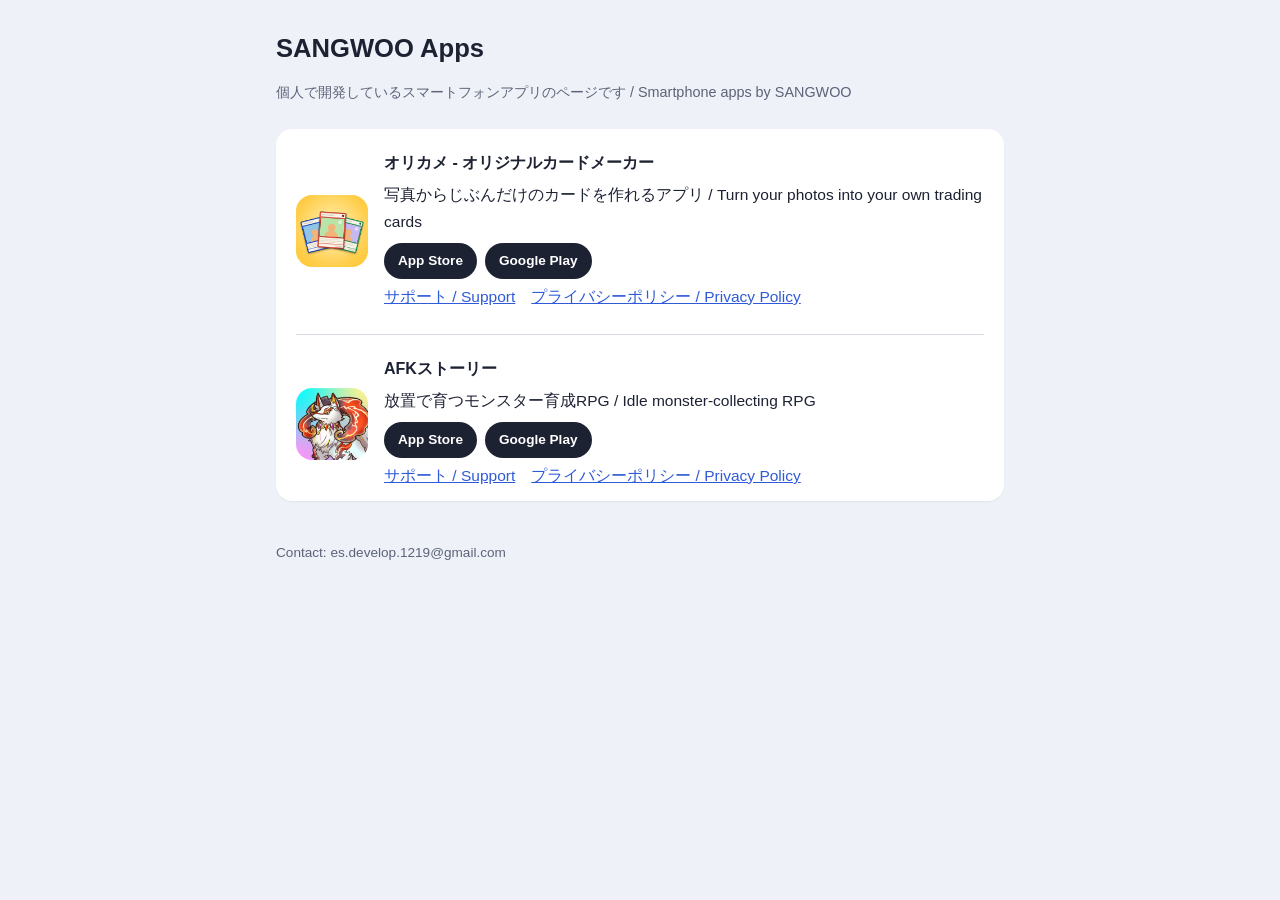
<file: index.html>
<!doctype html>
<html lang="ja">
<head>
<meta charset="utf-8">
<meta name="viewport" content="width=device-width, initial-scale=1">
<title>SANGWOO Apps</title>
<link rel="stylesheet" href="/style.css">
</head>
<body>
<main>
  <header>
    <h1>SANGWOO Apps</h1>
    <p class="meta">個人で開発しているスマートフォンアプリのページです / Smartphone apps by SANGWOO</p>
  </header>
  <div class="card">
    <div class="app">
      <img src="/orikame/icon.png" alt="">
      <div>
        <h3 style="margin:0">オリカメ - オリジナルカードメーカー</h3>
        <p style="margin:4px 0">写真からじぶんだけのカードを作れるアプリ / Turn your photos into your own trading cards</p>
        <p class="store">
          <a href="https://apps.apple.com/jp/app/id6827113616" target="_blank" rel="noopener">App Store</a>
          <a href="https://play.google.com/store/apps/details?id=com.SANGWOO.orikame" target="_blank" rel="noopener">Google Play</a>
        </p>
        <p style="margin:4px 0"><a href="/orikame/">サポート / Support</a>　<a href="/orikame/privacy/">プライバシーポリシー / Privacy Policy</a></p>
      </div>
    </div>
    <div class="app">
      <img src="/afkstory/icon.png" alt="">
      <div>
        <h3 style="margin:0">AFKストーリー</h3>
        <p style="margin:4px 0">放置で育つモンスター育成RPG / Idle monster-collecting RPG</p>
        <p class="store">
          <a href="https://apps.apple.com/jp/app/id6746103399" target="_blank" rel="noopener">App Store</a>
          <a href="https://play.google.com/store/apps/details?id=com.SANGWOO.afkmonster" target="_blank" rel="noopener">Google Play</a>
        </p>
        <p style="margin:4px 0"><a href="/afkstory/">サポート / Support</a>　<a href="/afkstory/privacy/">プライバシーポリシー / Privacy Policy</a></p>
      </div>
    </div>
  </div>
  <footer>Contact: es.develop.1219@gmail.com</footer>
</main>
</body>
</html>
</file>
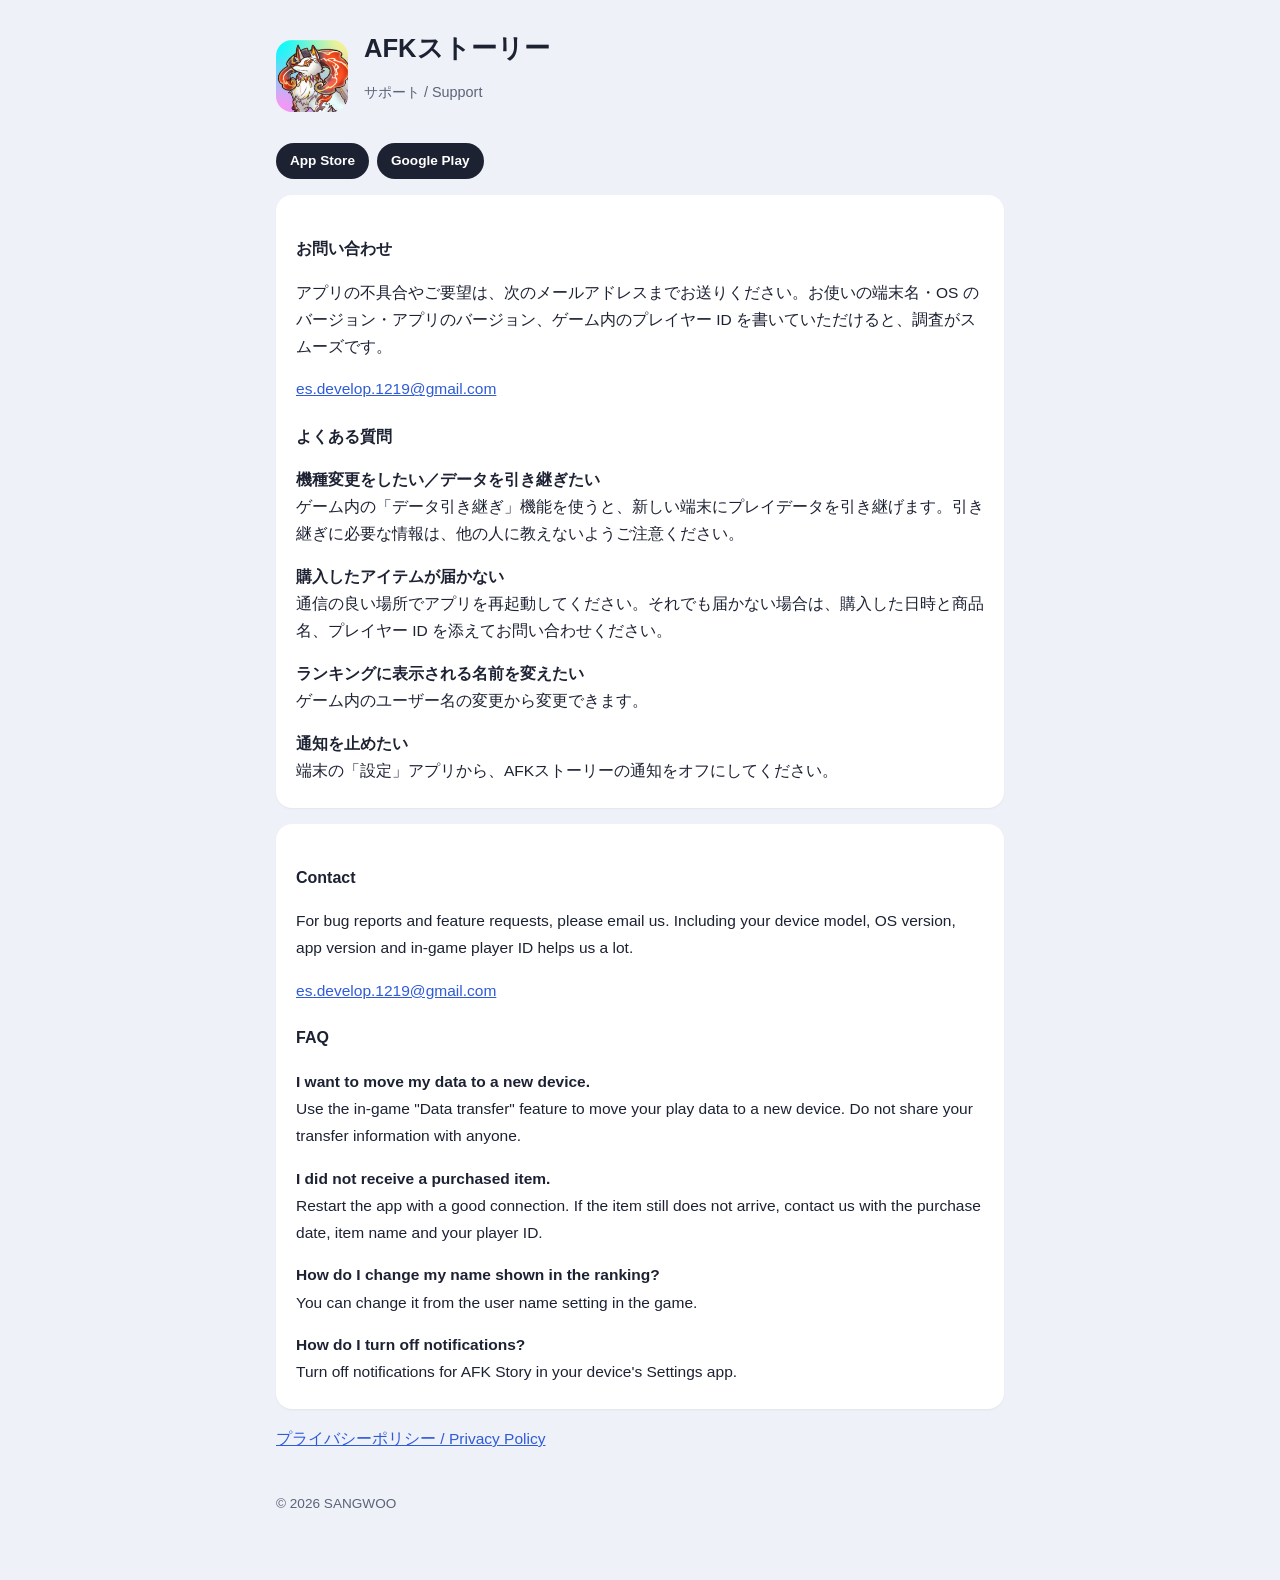
<file: afkstory/index.html>
<!doctype html>
<html lang="ja">
<head>
<meta charset="utf-8">
<meta name="viewport" content="width=device-width, initial-scale=1">
<title>AFKストーリー サポート / AFK Story Support</title>
<link rel="stylesheet" href="/style.css">
</head>
<body>
<main>
  <header class="app">
    <img src="/afkstory/icon.png" alt="">
    <div>
      <h1>AFKストーリー</h1>
      <p class="meta">サポート / Support</p>
    </div>
  </header>
  <p class="store">
    <a href="https://apps.apple.com/jp/app/id6746103399" target="_blank" rel="noopener">App Store</a>
    <a href="https://play.google.com/store/apps/details?id=com.SANGWOO.afkmonster" target="_blank" rel="noopener">Google Play</a>
  </p>

  <div class="card">
    <h3>お問い合わせ</h3>
    <p>アプリの不具合やご要望は、次のメールアドレスまでお送りください。お使いの端末名・OS のバージョン・アプリのバージョン、ゲーム内のプレイヤー ID を書いていただけると、調査がスムーズです。</p>
    <p><a href="mailto:es.develop.1219@gmail.com">es.develop.1219@gmail.com</a></p>
    <h3>よくある質問</h3>
    <p><b>機種変更をしたい／データを引き継ぎたい</b><br>ゲーム内の「データ引き継ぎ」機能を使うと、新しい端末にプレイデータを引き継げます。引き継ぎに必要な情報は、他の人に教えないようご注意ください。</p>
    <p><b>購入したアイテムが届かない</b><br>通信の良い場所でアプリを再起動してください。それでも届かない場合は、購入した日時と商品名、プレイヤー ID を添えてお問い合わせください。</p>
    <p><b>ランキングに表示される名前を変えたい</b><br>ゲーム内のユーザー名の変更から変更できます。</p>
    <p><b>通知を止めたい</b><br>端末の「設定」アプリから、AFKストーリーの通知をオフにしてください。</p>
  </div>

  <div class="card">
    <h3>Contact</h3>
    <p>For bug reports and feature requests, please email us. Including your device model, OS version, app version and in-game player ID helps us a lot.</p>
    <p><a href="mailto:es.develop.1219@gmail.com">es.develop.1219@gmail.com</a></p>
    <h3>FAQ</h3>
    <p><b>I want to move my data to a new device.</b><br>Use the in-game "Data transfer" feature to move your play data to a new device. Do not share your transfer information with anyone.</p>
    <p><b>I did not receive a purchased item.</b><br>Restart the app with a good connection. If the item still does not arrive, contact us with the purchase date, item name and your player ID.</p>
    <p><b>How do I change my name shown in the ranking?</b><br>You can change it from the user name setting in the game.</p>
    <p><b>How do I turn off notifications?</b><br>Turn off notifications for AFK Story in your device's Settings app.</p>
  </div>

  <p><a href="/afkstory/privacy/">プライバシーポリシー / Privacy Policy</a></p>
  <footer>© 2026 SANGWOO</footer>
</main>
</body>
</html>
</file>
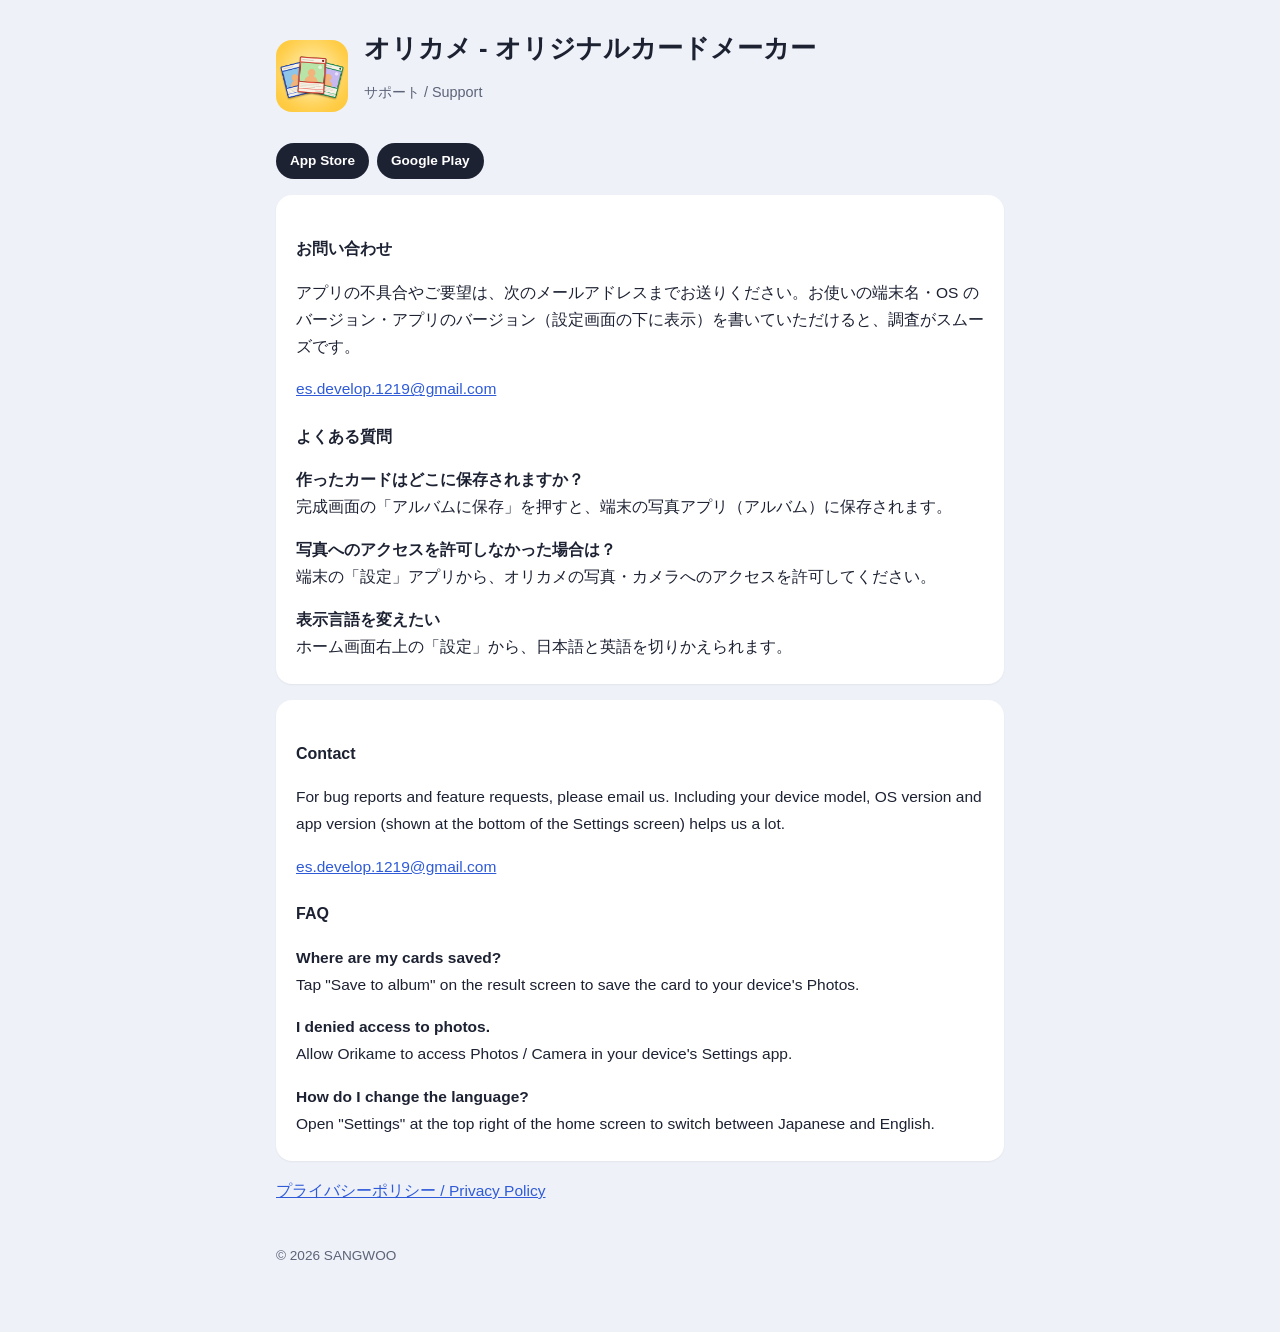
<file: orikame/index.html>
<!doctype html>
<html lang="ja">
<head>
<meta charset="utf-8">
<meta name="viewport" content="width=device-width, initial-scale=1">
<title>オリカメ サポート / Orikame Support</title>
<link rel="stylesheet" href="/style.css">
</head>
<body>
<main>
  <header class="app">
    <img src="/orikame/icon.png" alt="">
    <div>
      <h1>オリカメ - オリジナルカードメーカー</h1>
      <p class="meta">サポート / Support</p>
    </div>
  </header>
  <p class="store">
    <a href="https://apps.apple.com/jp/app/id6827113616" target="_blank" rel="noopener">App Store</a>
    <a href="https://play.google.com/store/apps/details?id=com.SANGWOO.orikame" target="_blank" rel="noopener">Google Play</a>
  </p>

  <div class="card">
    <h3>お問い合わせ</h3>
    <p>アプリの不具合やご要望は、次のメールアドレスまでお送りください。お使いの端末名・OS のバージョン・アプリのバージョン（設定画面の下に表示）を書いていただけると、調査がスムーズです。</p>
    <p><a href="mailto:es.develop.1219@gmail.com">es.develop.1219@gmail.com</a></p>
    <h3>よくある質問</h3>
    <p><b>作ったカードはどこに保存されますか？</b><br>完成画面の「アルバムに保存」を押すと、端末の写真アプリ（アルバム）に保存されます。</p>
    <p><b>写真へのアクセスを許可しなかった場合は？</b><br>端末の「設定」アプリから、オリカメの写真・カメラへのアクセスを許可してください。</p>
    <p><b>表示言語を変えたい</b><br>ホーム画面右上の「設定」から、日本語と英語を切りかえられます。</p>
  </div>

  <div class="card">
    <h3>Contact</h3>
    <p>For bug reports and feature requests, please email us. Including your device model, OS version and app version (shown at the bottom of the Settings screen) helps us a lot.</p>
    <p><a href="mailto:es.develop.1219@gmail.com">es.develop.1219@gmail.com</a></p>
    <h3>FAQ</h3>
    <p><b>Where are my cards saved?</b><br>Tap "Save to album" on the result screen to save the card to your device's Photos.</p>
    <p><b>I denied access to photos.</b><br>Allow Orikame to access Photos / Camera in your device's Settings app.</p>
    <p><b>How do I change the language?</b><br>Open "Settings" at the top right of the home screen to switch between Japanese and English.</p>
  </div>

  <p><a href="/orikame/privacy/">プライバシーポリシー / Privacy Policy</a></p>
  <footer>© 2026 SANGWOO</footer>
</main>
</body>
</html>
</file>
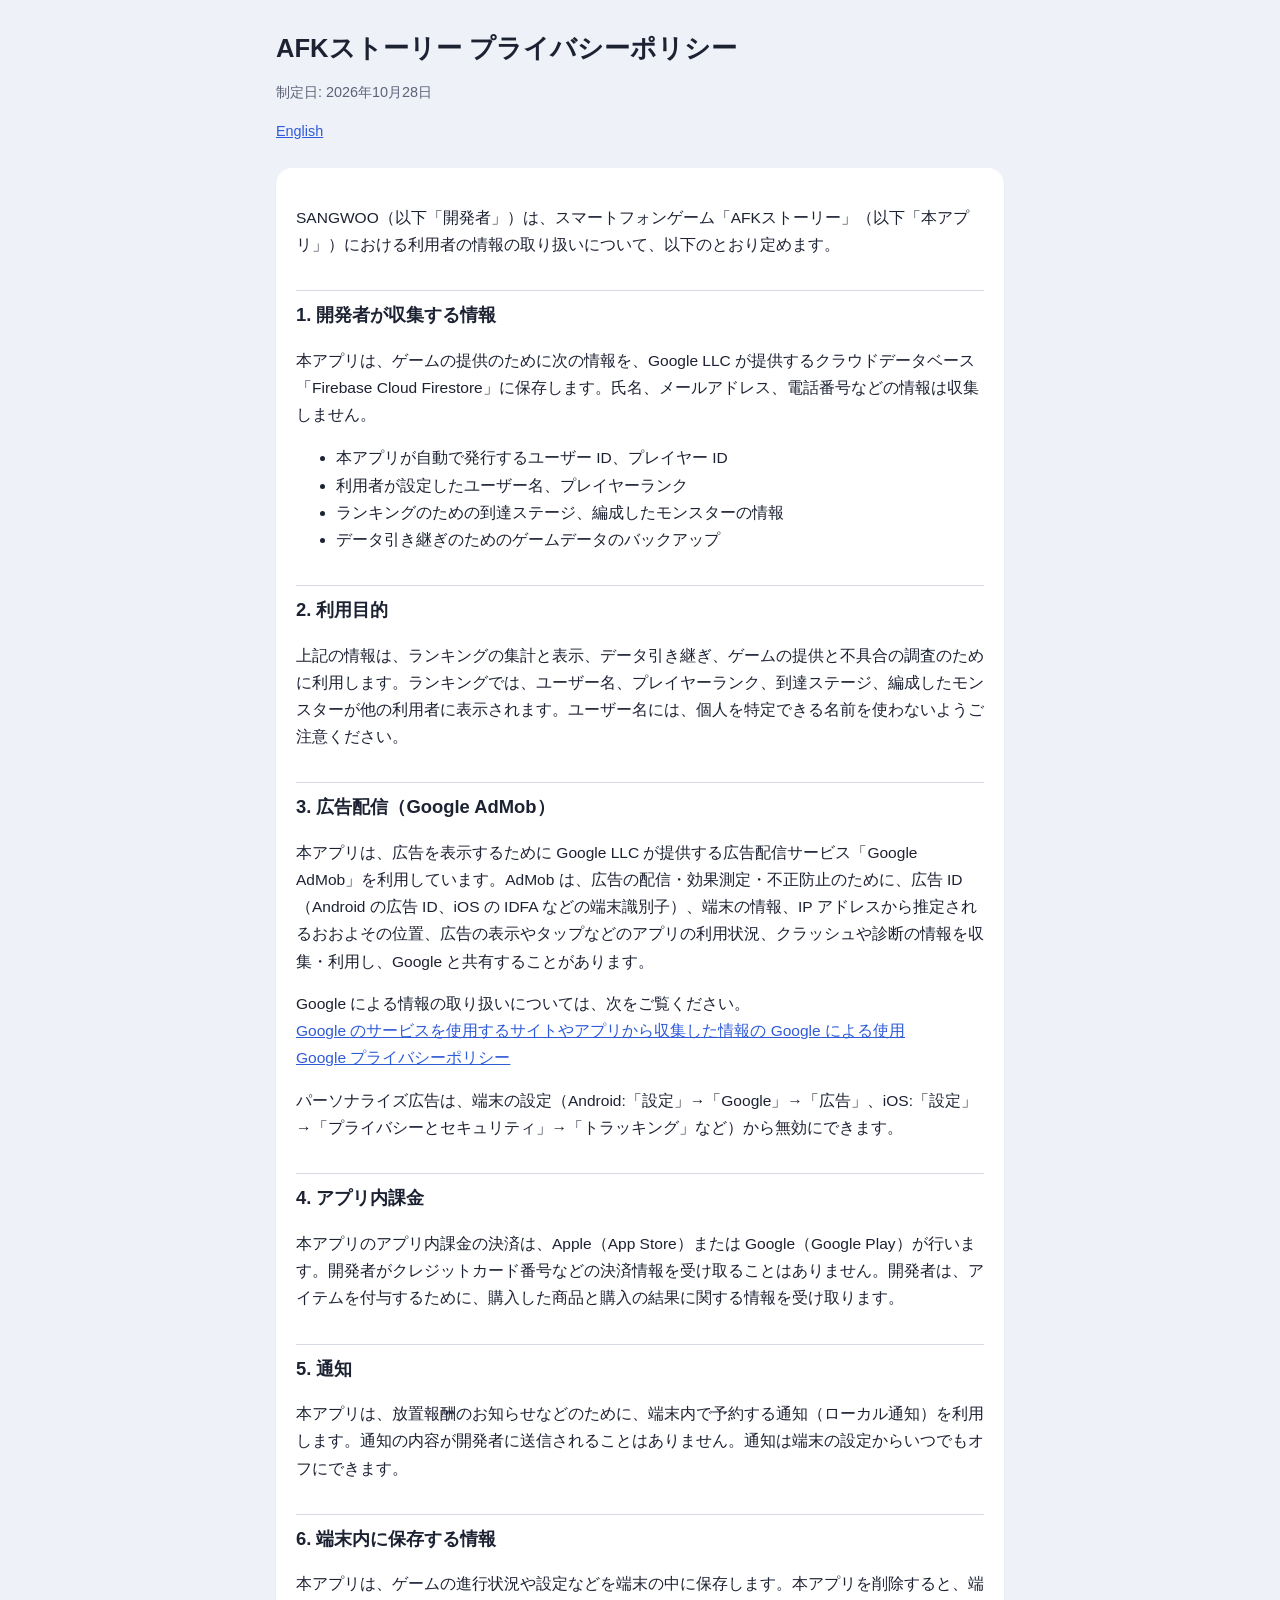
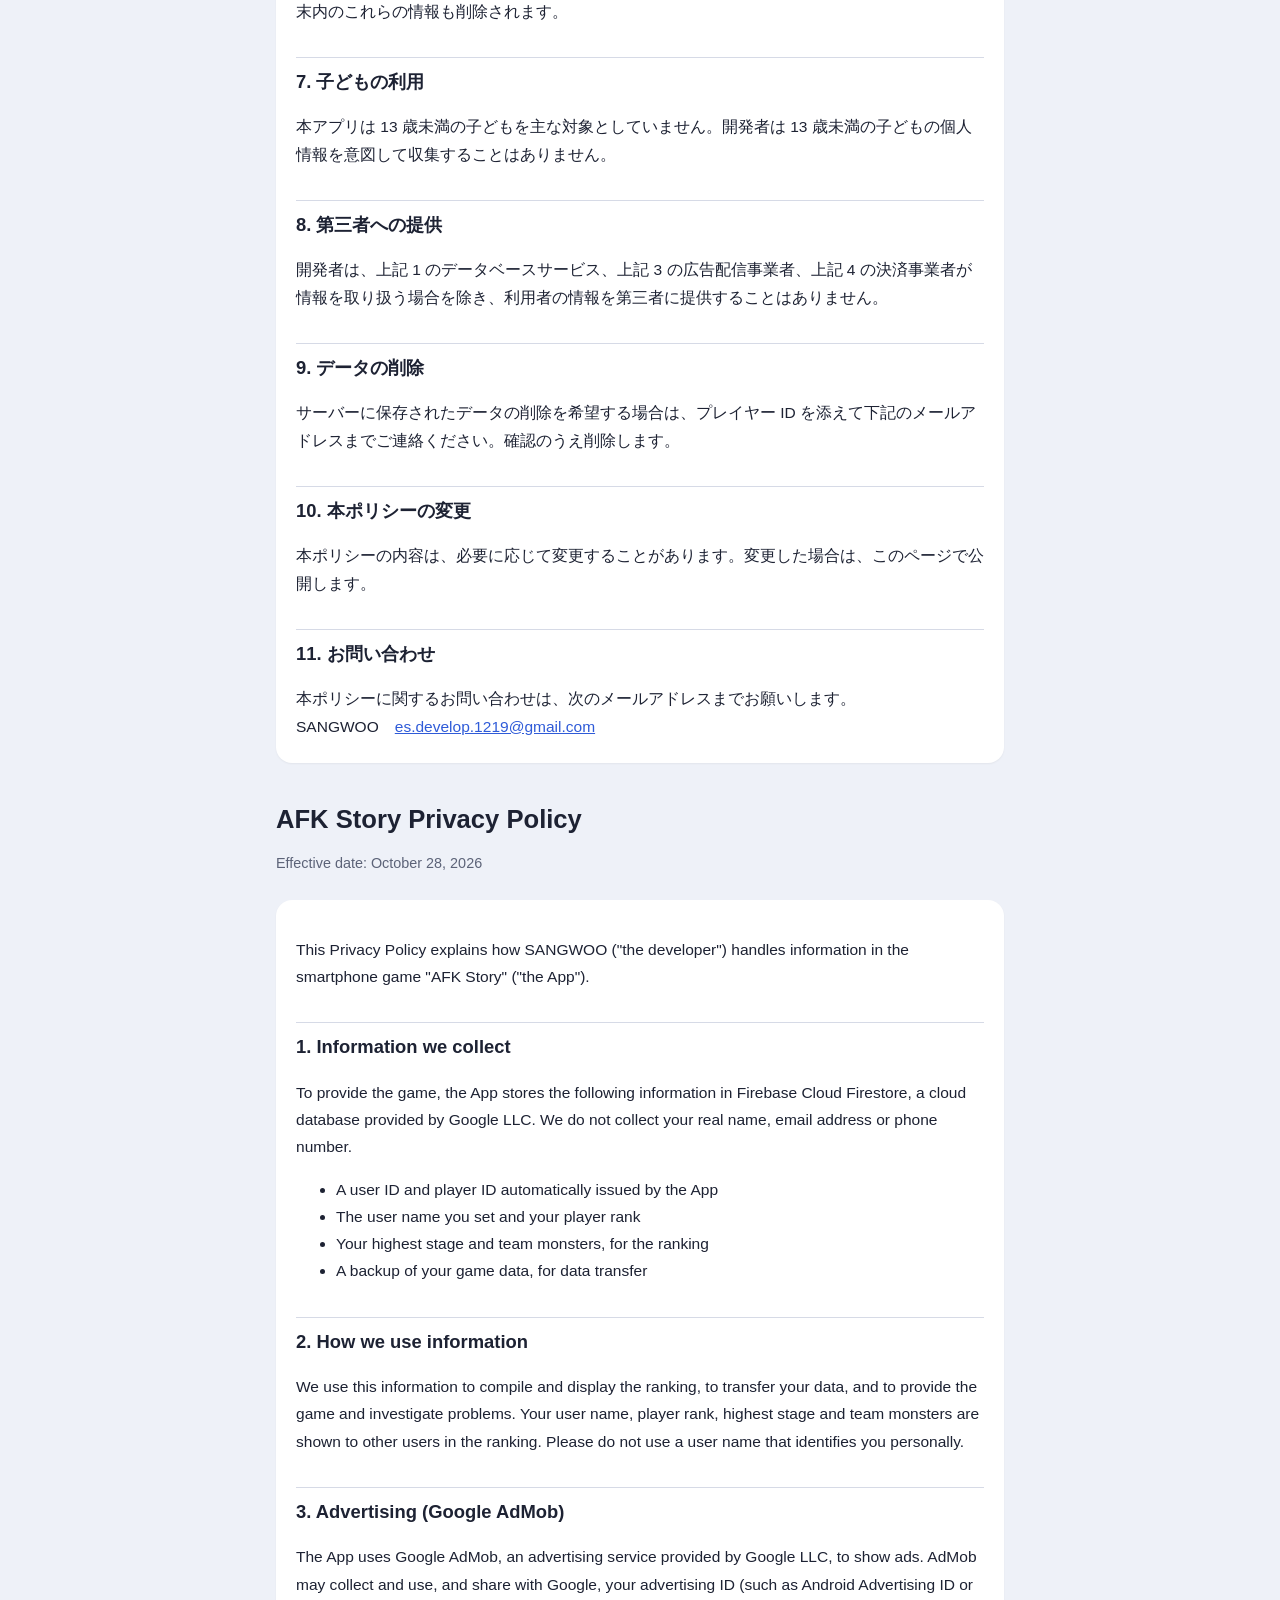
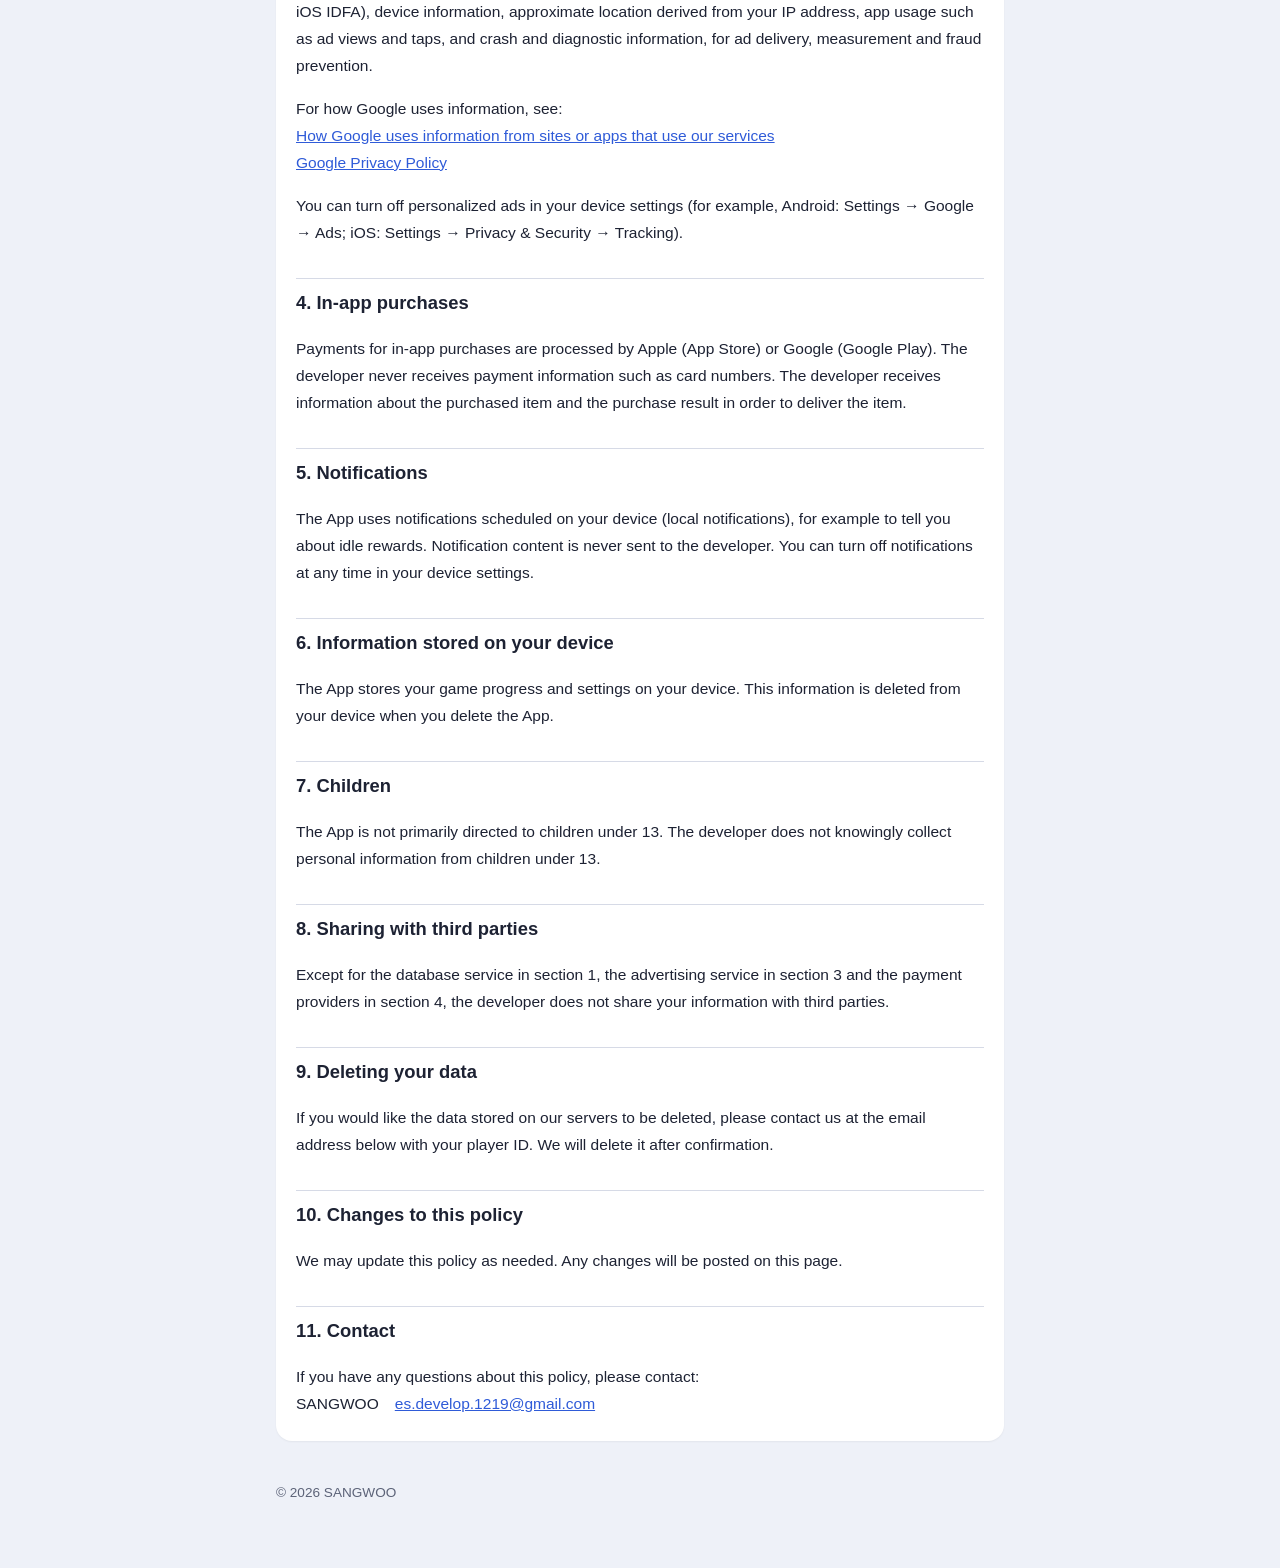
<file: afkstory/privacy/index.html>
<!doctype html>
<html lang="ja">
<head>
<meta charset="utf-8">
<meta name="viewport" content="width=device-width, initial-scale=1">
<title>AFKストーリー プライバシーポリシー / AFK Story Privacy Policy</title>
<link rel="stylesheet" href="/style.css">
</head>
<body>
<main>
  <header>
    <h1>AFKストーリー プライバシーポリシー</h1>
    <p class="meta">制定日: 2026年10月28日</p>
    <p class="lang"><a href="#en">English</a></p>
  </header>

  <div class="card">
    <p>SANGWOO（以下「開発者」）は、スマートフォンゲーム「AFKストーリー」（以下「本アプリ」）における利用者の情報の取り扱いについて、以下のとおり定めます。</p>

    <h2>1. 開発者が収集する情報</h2>
    <p>本アプリは、ゲームの提供のために次の情報を、Google LLC が提供するクラウドデータベース「Firebase Cloud Firestore」に保存します。氏名、メールアドレス、電話番号などの情報は収集しません。</p>
    <ul>
      <li>本アプリが自動で発行するユーザー ID、プレイヤー ID</li>
      <li>利用者が設定したユーザー名、プレイヤーランク</li>
      <li>ランキングのための到達ステージ、編成したモンスターの情報</li>
      <li>データ引き継ぎのためのゲームデータのバックアップ</li>
    </ul>

    <h2>2. 利用目的</h2>
    <p>上記の情報は、ランキングの集計と表示、データ引き継ぎ、ゲームの提供と不具合の調査のために利用します。ランキングでは、ユーザー名、プレイヤーランク、到達ステージ、編成したモンスターが他の利用者に表示されます。ユーザー名には、個人を特定できる名前を使わないようご注意ください。</p>

    <h2>3. 広告配信（Google AdMob）</h2>
    <p>本アプリは、広告を表示するために Google LLC が提供する広告配信サービス「Google AdMob」を利用しています。AdMob は、広告の配信・効果測定・不正防止のために、広告 ID（Android の広告 ID、iOS の IDFA などの端末識別子）、端末の情報、IP アドレスから推定されるおおよその位置、広告の表示やタップなどのアプリの利用状況、クラッシュや診断の情報を収集・利用し、Google と共有することがあります。</p>
    <p>Google による情報の取り扱いについては、次をご覧ください。<br>
      <a href="https://policies.google.com/technologies/partner-sites?hl=ja" target="_blank" rel="noopener">Google のサービスを使用するサイトやアプリから収集した情報の Google による使用</a><br>
      <a href="https://policies.google.com/privacy?hl=ja" target="_blank" rel="noopener">Google プライバシーポリシー</a></p>
    <p>パーソナライズ広告は、端末の設定（Android:「設定」→「Google」→「広告」、iOS:「設定」→「プライバシーとセキュリティ」→「トラッキング」など）から無効にできます。</p>

    <h2>4. アプリ内課金</h2>
    <p>本アプリのアプリ内課金の決済は、Apple（App Store）または Google（Google Play）が行います。開発者がクレジットカード番号などの決済情報を受け取ることはありません。開発者は、アイテムを付与するために、購入した商品と購入の結果に関する情報を受け取ります。</p>

    <h2>5. 通知</h2>
    <p>本アプリは、放置報酬のお知らせなどのために、端末内で予約する通知（ローカル通知）を利用します。通知の内容が開発者に送信されることはありません。通知は端末の設定からいつでもオフにできます。</p>

    <h2>6. 端末内に保存する情報</h2>
    <p>本アプリは、ゲームの進行状況や設定などを端末の中に保存します。本アプリを削除すると、端末内のこれらの情報も削除されます。</p>

    <h2>7. 子どもの利用</h2>
    <p>本アプリは 13 歳未満の子どもを主な対象としていません。開発者は 13 歳未満の子どもの個人情報を意図して収集することはありません。</p>

    <h2>8. 第三者への提供</h2>
    <p>開発者は、上記 1 のデータベースサービス、上記 3 の広告配信事業者、上記 4 の決済事業者が情報を取り扱う場合を除き、利用者の情報を第三者に提供することはありません。</p>

    <h2>9. データの削除</h2>
    <p>サーバーに保存されたデータの削除を希望する場合は、プレイヤー ID を添えて下記のメールアドレスまでご連絡ください。確認のうえ削除します。</p>

    <h2>10. 本ポリシーの変更</h2>
    <p>本ポリシーの内容は、必要に応じて変更することがあります。変更した場合は、このページで公開します。</p>

    <h2>11. お問い合わせ</h2>
    <p>本ポリシーに関するお問い合わせは、次のメールアドレスまでお願いします。<br>
      SANGWOO　<a href="mailto:es.develop.1219@gmail.com">es.develop.1219@gmail.com</a></p>
  </div>

  <header id="en" style="margin-top:40px">
    <h1>AFK Story Privacy Policy</h1>
    <p class="meta">Effective date: October 28, 2026</p>
  </header>

  <div class="card">
    <p>This Privacy Policy explains how SANGWOO ("the developer") handles information in the smartphone game "AFK Story" ("the App").</p>

    <h2>1. Information we collect</h2>
    <p>To provide the game, the App stores the following information in Firebase Cloud Firestore, a cloud database provided by Google LLC. We do not collect your real name, email address or phone number.</p>
    <ul>
      <li>A user ID and player ID automatically issued by the App</li>
      <li>The user name you set and your player rank</li>
      <li>Your highest stage and team monsters, for the ranking</li>
      <li>A backup of your game data, for data transfer</li>
    </ul>

    <h2>2. How we use information</h2>
    <p>We use this information to compile and display the ranking, to transfer your data, and to provide the game and investigate problems. Your user name, player rank, highest stage and team monsters are shown to other users in the ranking. Please do not use a user name that identifies you personally.</p>

    <h2>3. Advertising (Google AdMob)</h2>
    <p>The App uses Google AdMob, an advertising service provided by Google LLC, to show ads. AdMob may collect and use, and share with Google, your advertising ID (such as Android Advertising ID or iOS IDFA), device information, approximate location derived from your IP address, app usage such as ad views and taps, and crash and diagnostic information, for ad delivery, measurement and fraud prevention.</p>
    <p>For how Google uses information, see:<br>
      <a href="https://policies.google.com/technologies/partner-sites" target="_blank" rel="noopener">How Google uses information from sites or apps that use our services</a><br>
      <a href="https://policies.google.com/privacy" target="_blank" rel="noopener">Google Privacy Policy</a></p>
    <p>You can turn off personalized ads in your device settings (for example, Android: Settings → Google → Ads; iOS: Settings → Privacy &amp; Security → Tracking).</p>

    <h2>4. In-app purchases</h2>
    <p>Payments for in-app purchases are processed by Apple (App Store) or Google (Google Play). The developer never receives payment information such as card numbers. The developer receives information about the purchased item and the purchase result in order to deliver the item.</p>

    <h2>5. Notifications</h2>
    <p>The App uses notifications scheduled on your device (local notifications), for example to tell you about idle rewards. Notification content is never sent to the developer. You can turn off notifications at any time in your device settings.</p>

    <h2>6. Information stored on your device</h2>
    <p>The App stores your game progress and settings on your device. This information is deleted from your device when you delete the App.</p>

    <h2>7. Children</h2>
    <p>The App is not primarily directed to children under 13. The developer does not knowingly collect personal information from children under 13.</p>

    <h2>8. Sharing with third parties</h2>
    <p>Except for the database service in section 1, the advertising service in section 3 and the payment providers in section 4, the developer does not share your information with third parties.</p>

    <h2>9. Deleting your data</h2>
    <p>If you would like the data stored on our servers to be deleted, please contact us at the email address below with your player ID. We will delete it after confirmation.</p>

    <h2>10. Changes to this policy</h2>
    <p>We may update this policy as needed. Any changes will be posted on this page.</p>

    <h2>11. Contact</h2>
    <p>If you have any questions about this policy, please contact:<br>
      SANGWOO　<a href="mailto:es.develop.1219@gmail.com">es.develop.1219@gmail.com</a></p>
  </div>
  <footer>© 2026 SANGWOO</footer>
</main>
</body>
</html>
</file>
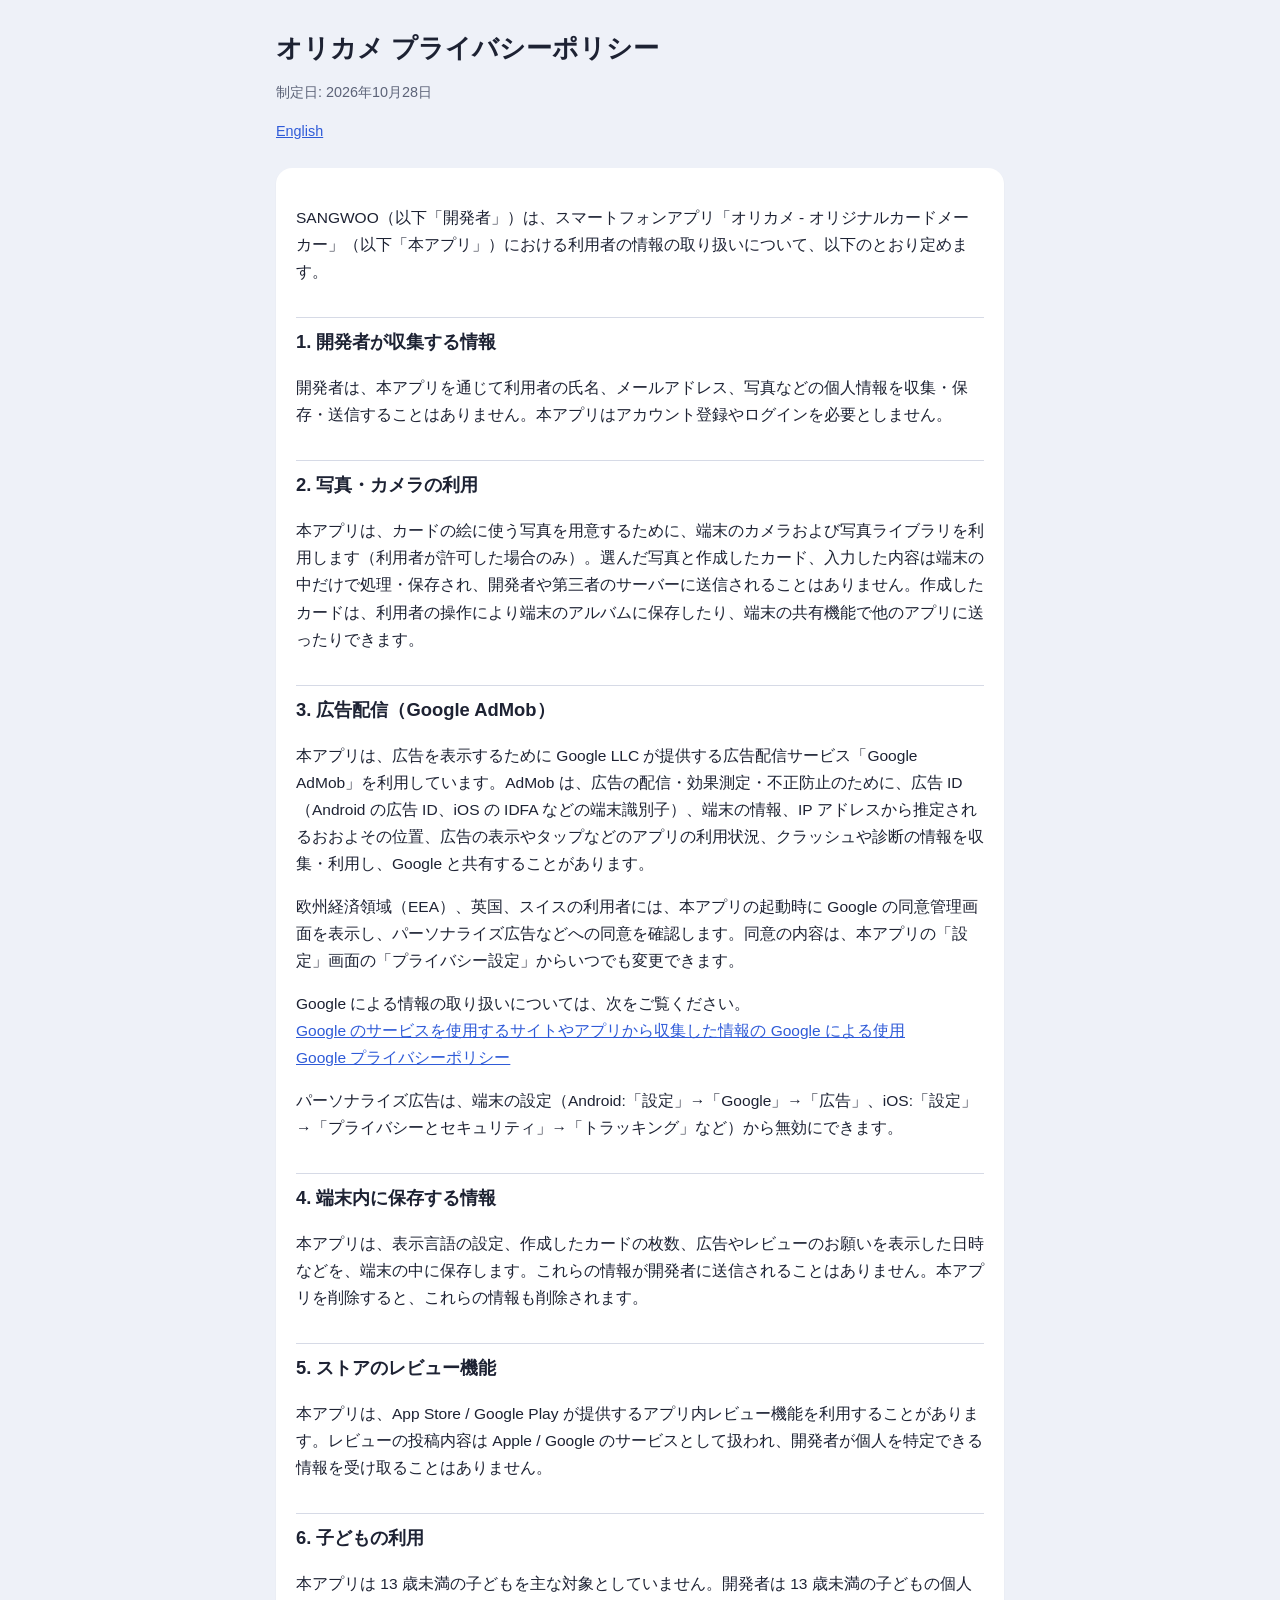
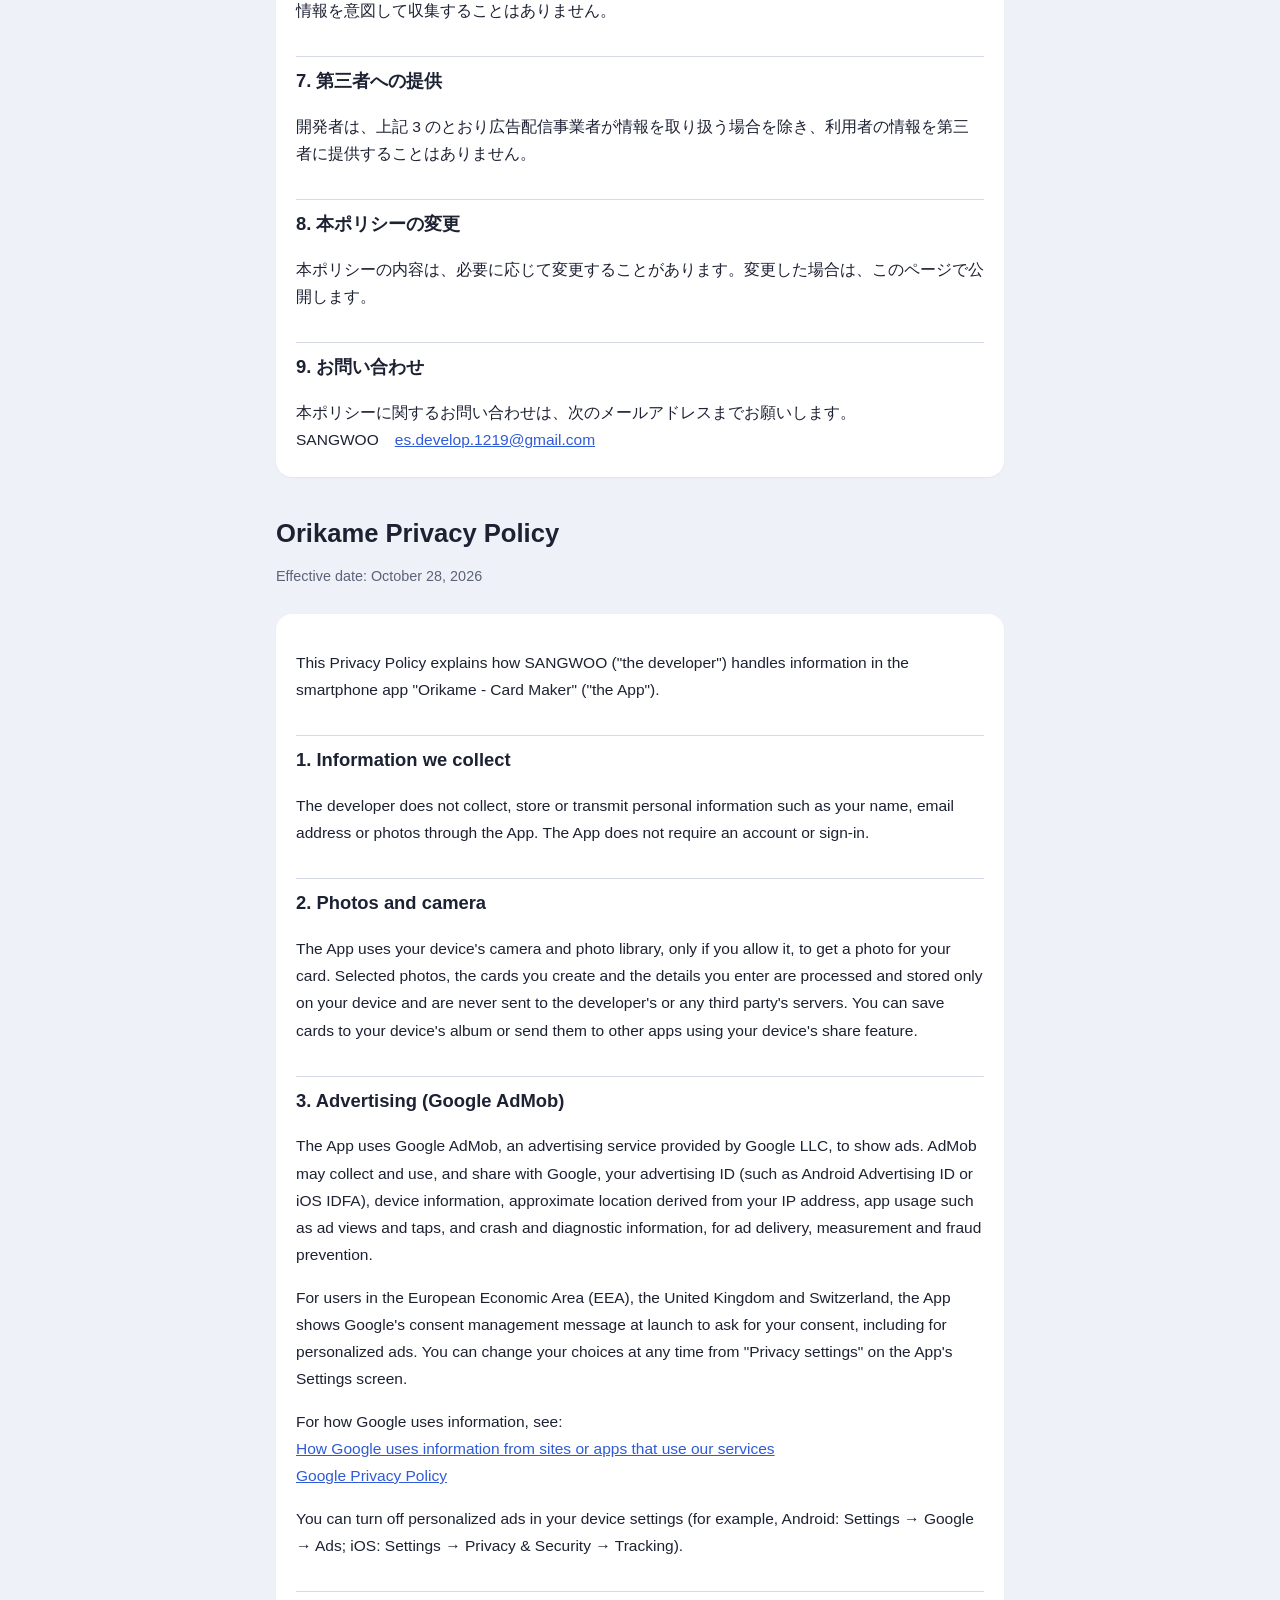
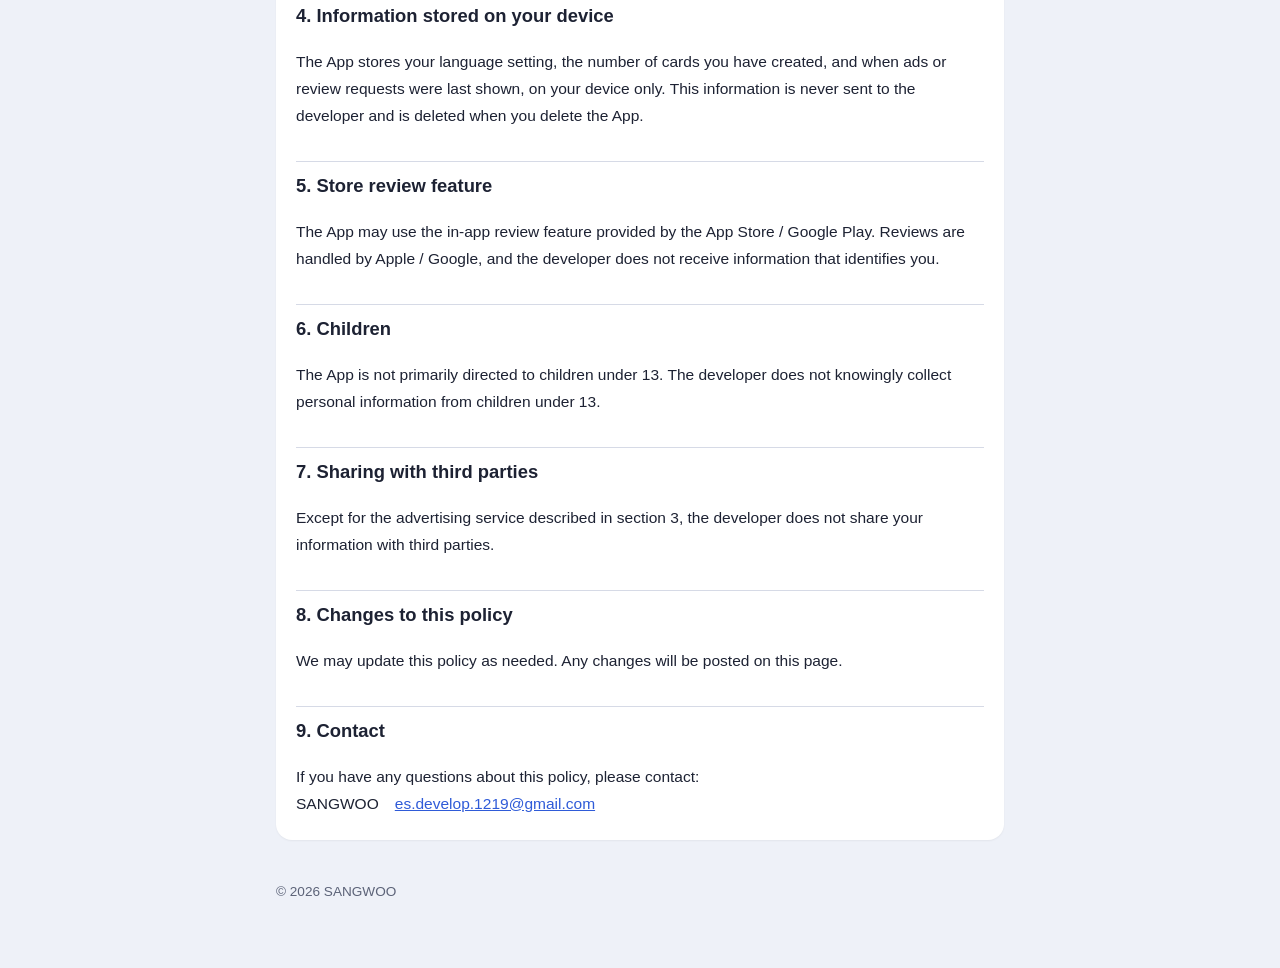
<file: orikame/privacy/index.html>
<!doctype html>
<html lang="ja">
<head>
<meta charset="utf-8">
<meta name="viewport" content="width=device-width, initial-scale=1">
<title>オリカメ プライバシーポリシー / Orikame Privacy Policy</title>
<link rel="stylesheet" href="/style.css">
</head>
<body>
<main>
  <header>
    <h1>オリカメ プライバシーポリシー</h1>
    <p class="meta">制定日: 2026年10月28日</p>
    <p class="lang"><a href="#en">English</a></p>
  </header>

  <div class="card">
    <p>SANGWOO（以下「開発者」）は、スマートフォンアプリ「オリカメ - オリジナルカードメーカー」（以下「本アプリ」）における利用者の情報の取り扱いについて、以下のとおり定めます。</p>

    <h2>1. 開発者が収集する情報</h2>
    <p>開発者は、本アプリを通じて利用者の氏名、メールアドレス、写真などの個人情報を収集・保存・送信することはありません。本アプリはアカウント登録やログインを必要としません。</p>

    <h2>2. 写真・カメラの利用</h2>
    <p>本アプリは、カードの絵に使う写真を用意するために、端末のカメラおよび写真ライブラリを利用します（利用者が許可した場合のみ）。選んだ写真と作成したカード、入力した内容は端末の中だけで処理・保存され、開発者や第三者のサーバーに送信されることはありません。作成したカードは、利用者の操作により端末のアルバムに保存したり、端末の共有機能で他のアプリに送ったりできます。</p>

    <h2>3. 広告配信（Google AdMob）</h2>
    <p>本アプリは、広告を表示するために Google LLC が提供する広告配信サービス「Google AdMob」を利用しています。AdMob は、広告の配信・効果測定・不正防止のために、広告 ID（Android の広告 ID、iOS の IDFA などの端末識別子）、端末の情報、IP アドレスから推定されるおおよその位置、広告の表示やタップなどのアプリの利用状況、クラッシュや診断の情報を収集・利用し、Google と共有することがあります。</p>
    <p>欧州経済領域（EEA）、英国、スイスの利用者には、本アプリの起動時に Google の同意管理画面を表示し、パーソナライズ広告などへの同意を確認します。同意の内容は、本アプリの「設定」画面の「プライバシー設定」からいつでも変更できます。</p>
    <p>Google による情報の取り扱いについては、次をご覧ください。<br>
      <a href="https://policies.google.com/technologies/partner-sites?hl=ja" target="_blank" rel="noopener">Google のサービスを使用するサイトやアプリから収集した情報の Google による使用</a><br>
      <a href="https://policies.google.com/privacy?hl=ja" target="_blank" rel="noopener">Google プライバシーポリシー</a></p>
    <p>パーソナライズ広告は、端末の設定（Android:「設定」→「Google」→「広告」、iOS:「設定」→「プライバシーとセキュリティ」→「トラッキング」など）から無効にできます。</p>

    <h2>4. 端末内に保存する情報</h2>
    <p>本アプリは、表示言語の設定、作成したカードの枚数、広告やレビューのお願いを表示した日時などを、端末の中に保存します。これらの情報が開発者に送信されることはありません。本アプリを削除すると、これらの情報も削除されます。</p>

    <h2>5. ストアのレビュー機能</h2>
    <p>本アプリは、App Store / Google Play が提供するアプリ内レビュー機能を利用することがあります。レビューの投稿内容は Apple / Google のサービスとして扱われ、開発者が個人を特定できる情報を受け取ることはありません。</p>

    <h2>6. 子どもの利用</h2>
    <p>本アプリは 13 歳未満の子どもを主な対象としていません。開発者は 13 歳未満の子どもの個人情報を意図して収集することはありません。</p>

    <h2>7. 第三者への提供</h2>
    <p>開発者は、上記 3 のとおり広告配信事業者が情報を取り扱う場合を除き、利用者の情報を第三者に提供することはありません。</p>

    <h2>8. 本ポリシーの変更</h2>
    <p>本ポリシーの内容は、必要に応じて変更することがあります。変更した場合は、このページで公開します。</p>

    <h2>9. お問い合わせ</h2>
    <p>本ポリシーに関するお問い合わせは、次のメールアドレスまでお願いします。<br>
      SANGWOO　<a href="mailto:es.develop.1219@gmail.com">es.develop.1219@gmail.com</a></p>
  </div>

  <header id="en" style="margin-top:40px">
    <h1>Orikame Privacy Policy</h1>
    <p class="meta">Effective date: October 28, 2026</p>
  </header>

  <div class="card">
    <p>This Privacy Policy explains how SANGWOO ("the developer") handles information in the smartphone app "Orikame - Card Maker" ("the App").</p>

    <h2>1. Information we collect</h2>
    <p>The developer does not collect, store or transmit personal information such as your name, email address or photos through the App. The App does not require an account or sign-in.</p>

    <h2>2. Photos and camera</h2>
    <p>The App uses your device's camera and photo library, only if you allow it, to get a photo for your card. Selected photos, the cards you create and the details you enter are processed and stored only on your device and are never sent to the developer's or any third party's servers. You can save cards to your device's album or send them to other apps using your device's share feature.</p>

    <h2>3. Advertising (Google AdMob)</h2>
    <p>The App uses Google AdMob, an advertising service provided by Google LLC, to show ads. AdMob may collect and use, and share with Google, your advertising ID (such as Android Advertising ID or iOS IDFA), device information, approximate location derived from your IP address, app usage such as ad views and taps, and crash and diagnostic information, for ad delivery, measurement and fraud prevention.</p>
    <p>For users in the European Economic Area (EEA), the United Kingdom and Switzerland, the App shows Google's consent management message at launch to ask for your consent, including for personalized ads. You can change your choices at any time from "Privacy settings" on the App's Settings screen.</p>
    <p>For how Google uses information, see:<br>
      <a href="https://policies.google.com/technologies/partner-sites" target="_blank" rel="noopener">How Google uses information from sites or apps that use our services</a><br>
      <a href="https://policies.google.com/privacy" target="_blank" rel="noopener">Google Privacy Policy</a></p>
    <p>You can turn off personalized ads in your device settings (for example, Android: Settings → Google → Ads; iOS: Settings → Privacy &amp; Security → Tracking).</p>

    <h2>4. Information stored on your device</h2>
    <p>The App stores your language setting, the number of cards you have created, and when ads or review requests were last shown, on your device only. This information is never sent to the developer and is deleted when you delete the App.</p>

    <h2>5. Store review feature</h2>
    <p>The App may use the in-app review feature provided by the App Store / Google Play. Reviews are handled by Apple / Google, and the developer does not receive information that identifies you.</p>

    <h2>6. Children</h2>
    <p>The App is not primarily directed to children under 13. The developer does not knowingly collect personal information from children under 13.</p>

    <h2>7. Sharing with third parties</h2>
    <p>Except for the advertising service described in section 3, the developer does not share your information with third parties.</p>

    <h2>8. Changes to this policy</h2>
    <p>We may update this policy as needed. Any changes will be posted on this page.</p>

    <h2>9. Contact</h2>
    <p>If you have any questions about this policy, please contact:<br>
      SANGWOO　<a href="mailto:es.develop.1219@gmail.com">es.develop.1219@gmail.com</a></p>
  </div>
  <footer>© 2026 SANGWOO</footer>
</main>
</body>
</html>
</file>
<file: style.css>
:root { --ink:#1D2233; --muted:#5C6378; --line:#D6DAE6; --bg:#EEF1F8; --card:#FFFFFF; --accent:#2F5BD8; }
* { box-sizing: border-box; }
body { margin:0; background:var(--bg); color:var(--ink); font-family: -apple-system, BlinkMacSystemFont, "Hiragino Sans", "Noto Sans JP", "Segoe UI", sans-serif; line-height:1.75; }
main { max-width: 760px; margin: 0 auto; padding: 32px 16px 64px; }
header { margin-bottom: 24px; }
h1 { font-size: 1.6rem; margin: 0 0 4px; line-height: 1.3; }
h2 { font-size: 1.15rem; margin: 32px 0 8px; padding-top: 8px; border-top: 1px solid var(--line); }
h3 { font-size: 1rem; margin: 20px 0 4px; }
p, li { font-size: 0.97rem; }
.meta { color: var(--muted); font-size: 0.9rem; }
.card { background: var(--card); border-radius: 16px; padding: 20px 20px 8px; margin: 16px 0; box-shadow: 0 1px 2px rgba(0,0,0,.05); }
a { color: var(--accent); }
.lang { display:flex; gap: 12px; font-size: .9rem; margin: 8px 0 0; }
.app { display:flex; gap:16px; align-items:center; }
.app img { width:72px; height:72px; border-radius:16px; }
footer { color: var(--muted); font-size: .85rem; margin-top: 40px; }
.store { display:flex; flex-wrap:wrap; gap:8px; margin: 8px 0 4px; }
.store a { display:inline-flex; align-items:center; gap:6px; padding: 6px 14px; border-radius: 999px; background: var(--ink); color:#fff; text-decoration:none; font-size: .85rem; font-weight: 600; }
.store a:hover { opacity: .85; }
.app + .app { margin-top: 20px; padding-top: 20px; border-top: 1px solid var(--line); }
</file>
